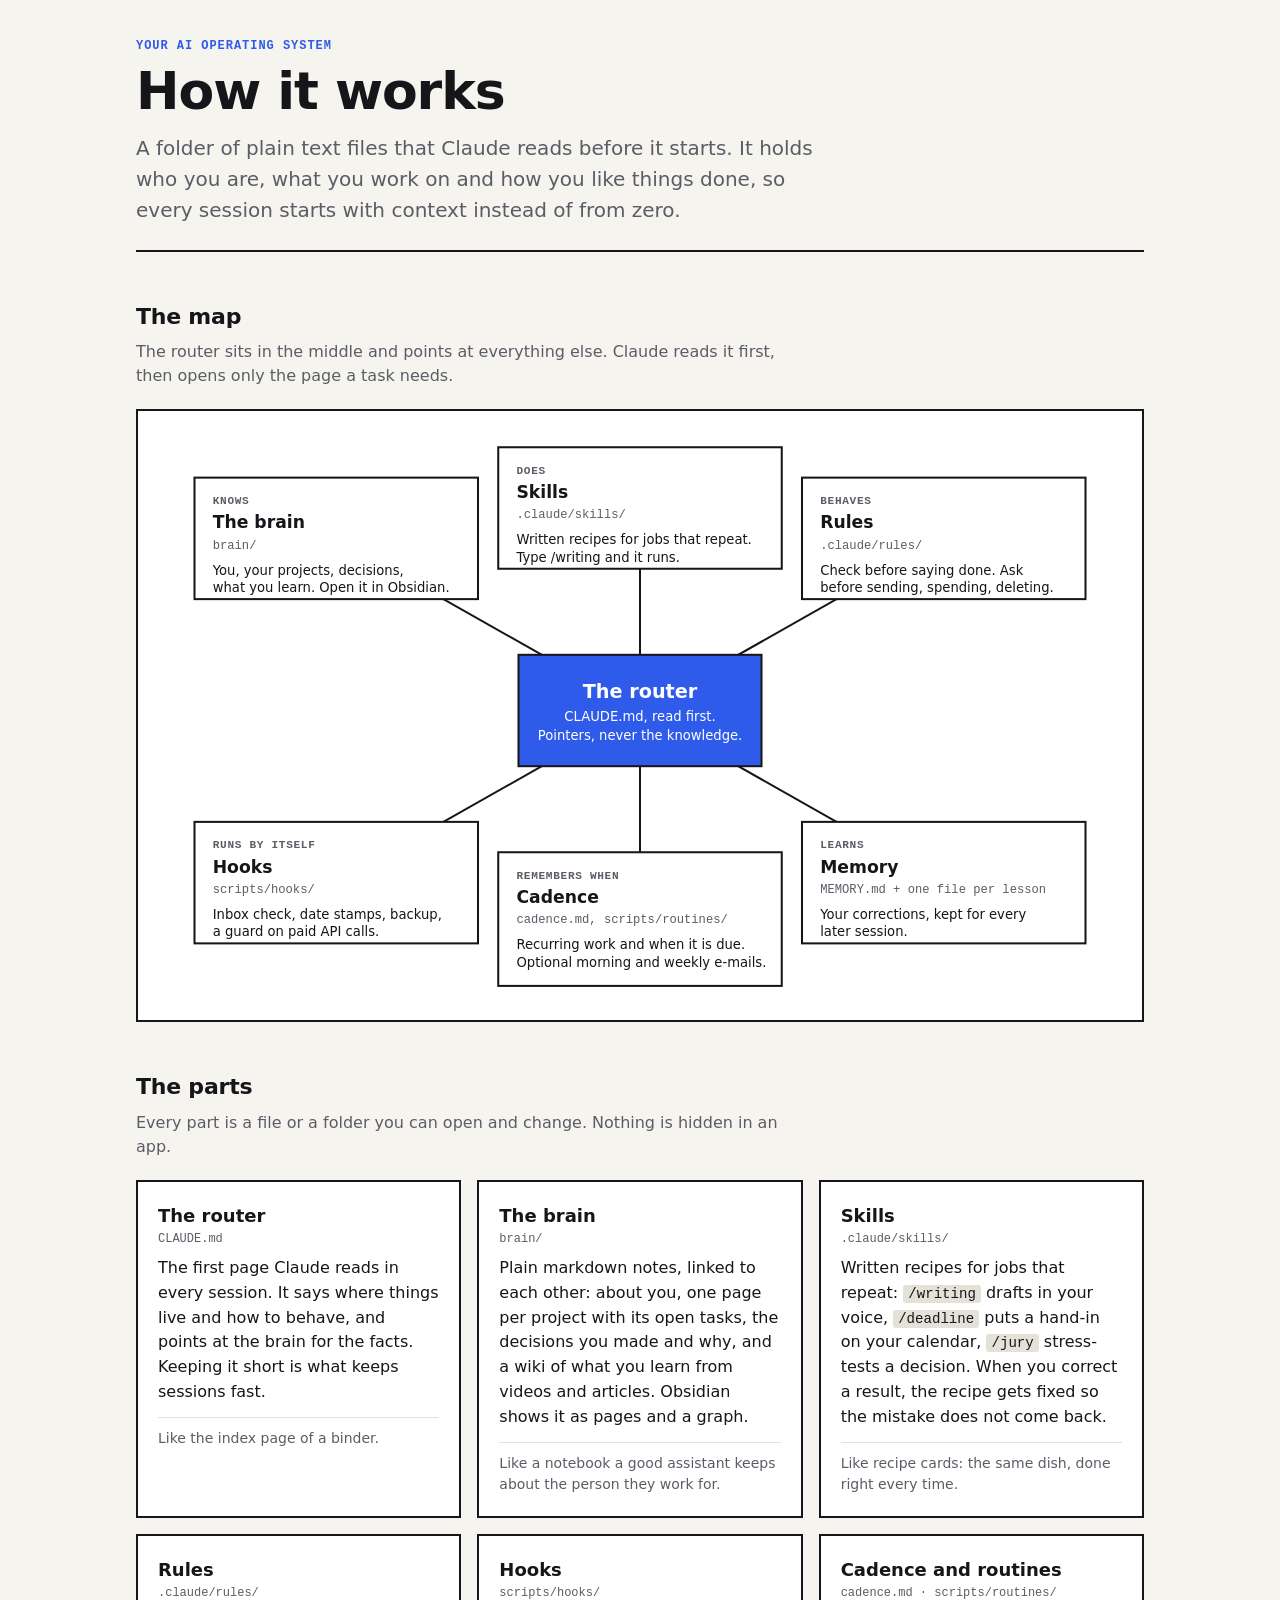
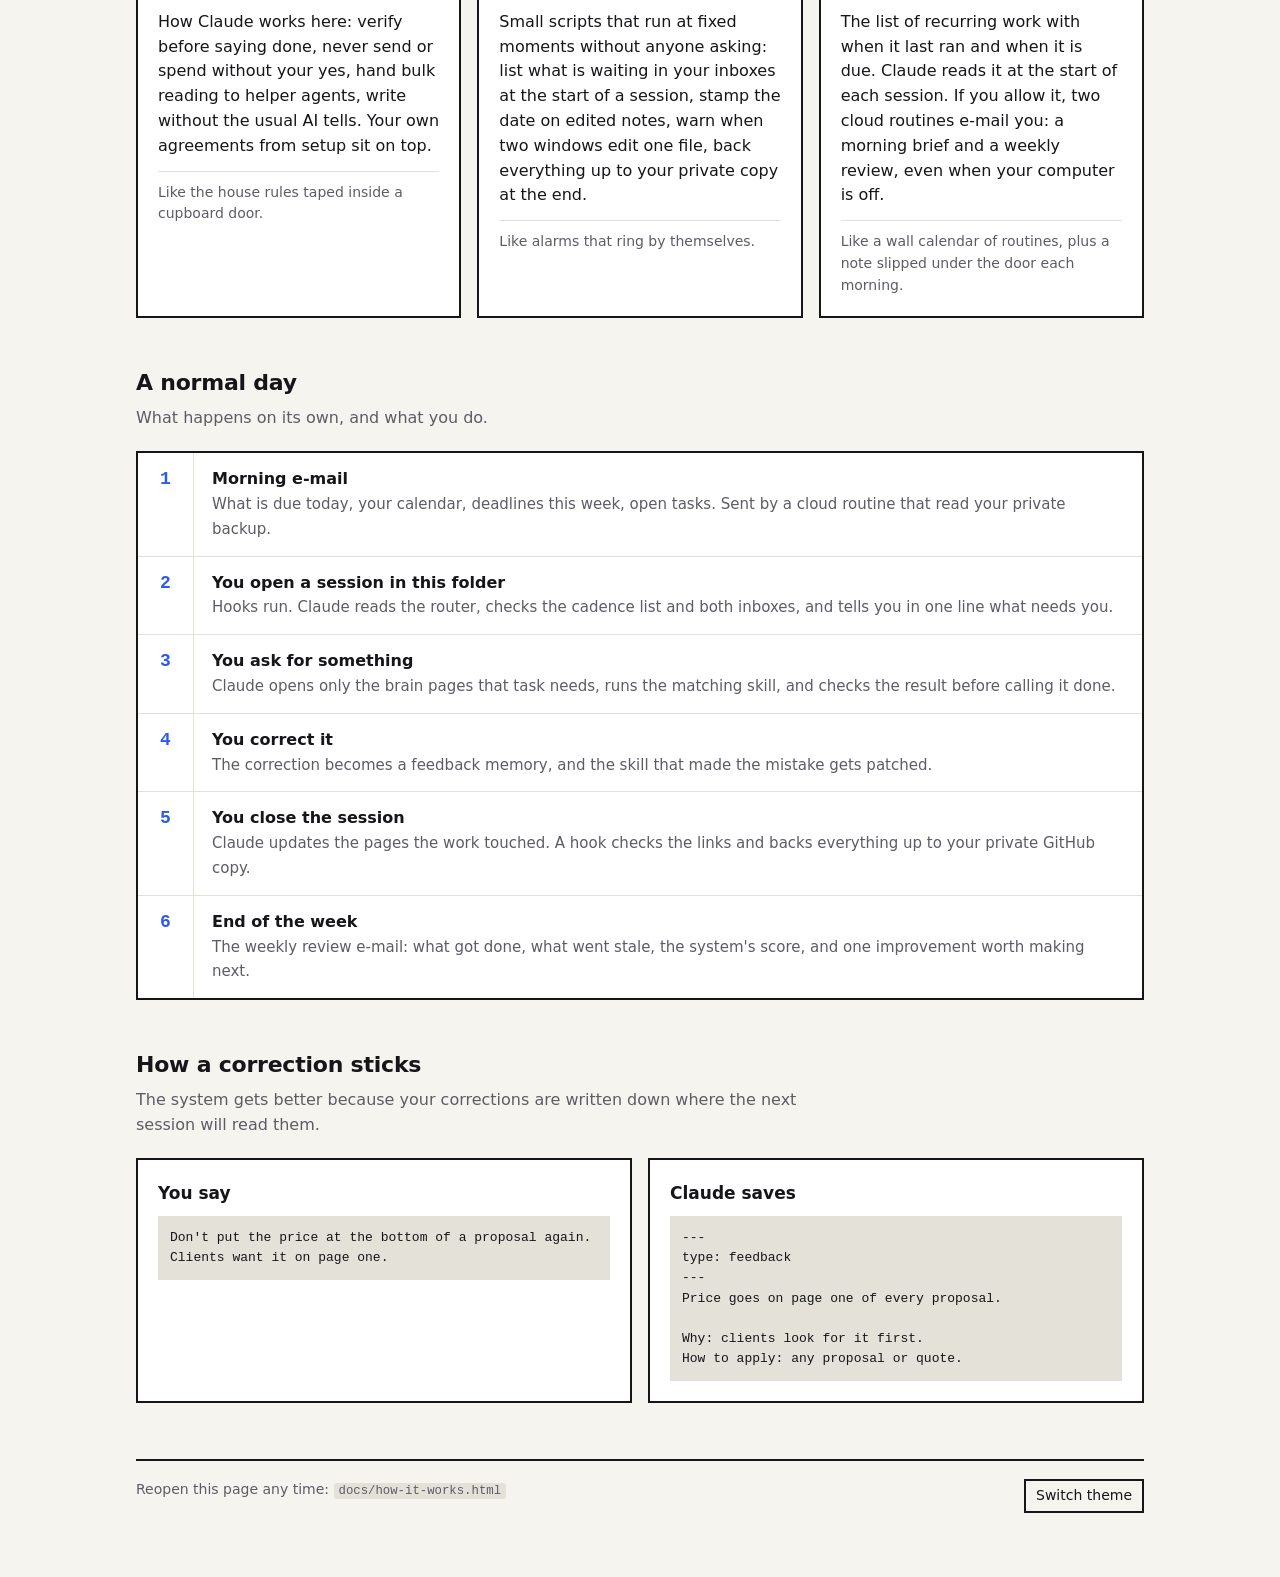
<file: docs/how-it-works.html>
<!doctype html>
<html lang="en">
<head>
<meta charset="utf-8">
<meta name="viewport" content="width=device-width, initial-scale=1">
<title>How your AIOS works</title>
<style>
  :root {
    --paper: #f6f4ee;
    --card: #ffffff;
    --ink: #16161a;
    --muted: #5c5c66;
    --line: #16161a;
    --soft: #e4e1d8;
    --accent: #2f5bea;
    --accent-ink: #ffffff;
    --tag: #eef1fd;
  }
  @media (prefers-color-scheme: dark) {
    :root:not([data-theme="light"]) {
      --paper: #121214;
      --card: #1b1b1f;
      --ink: #f1efe9;
      --muted: #a5a5ae;
      --line: #f1efe9;
      --soft: #2c2c32;
      --accent: #7b9bff;
      --accent-ink: #0d0d10;
      --tag: #1f2540;
    }
  }
  :root[data-theme="dark"] {
    --paper: #121214; --card: #1b1b1f; --ink: #f1efe9; --muted: #a5a5ae;
    --line: #f1efe9; --soft: #2c2c32; --accent: #7b9bff; --accent-ink: #0d0d10; --tag: #1f2540;
  }
  * { box-sizing: border-box; }
  html { -webkit-text-size-adjust: 100%; }
  body {
    margin: 0;
    background: var(--paper);
    color: var(--ink);
    font: 16px/1.55 ui-sans-serif, system-ui, -apple-system, "Segoe UI", Roboto, sans-serif;
  }
  .wrap { max-width: 1040px; margin: 0 auto; padding: 40px 16px 64px; }
  header { border-bottom: 2px solid var(--line); padding-bottom: 24px; margin-bottom: 32px; }
  .kicker { font: 600 12px/1 ui-monospace, SFMono-Regular, Menlo, Consolas, monospace; letter-spacing: .08em; text-transform: uppercase; color: var(--accent); }
  h1 { font-size: clamp(30px, 5.5vw, 52px); line-height: 1.05; margin: 12px 0 14px; letter-spacing: -0.02em; }
  .lede { font-size: clamp(17px, 2.2vw, 20px); color: var(--muted); max-width: 680px; margin: 0; }
  h2 { font-size: 22px; margin: 48px 0 6px; letter-spacing: -0.01em; }
  .sub { color: var(--muted); margin: 0 0 20px; max-width: 680px; }
  code { font: 0.88em ui-monospace, SFMono-Regular, Menlo, Consolas, monospace; background: var(--soft); padding: 1px 5px; border-radius: 3px; }

  /* Diagram */
  .diagram { background: var(--card); border: 2px solid var(--line); padding: 16px; }
  .diagram svg { display: block; width: 100%; height: auto; }
  .d-box { fill: var(--card); stroke: var(--line); stroke-width: 2; }
  .d-hub { fill: var(--accent); stroke: var(--line); stroke-width: 2; }
  .d-edge { stroke: var(--line); stroke-width: 2; fill: none; }
  .d-dash { stroke: var(--muted); stroke-width: 1.5; stroke-dasharray: 5 5; fill: none; }
  .d-title { font: 700 17px ui-sans-serif, system-ui, sans-serif; fill: var(--ink); }
  .d-hub-title { font: 700 19px ui-sans-serif, system-ui, sans-serif; fill: var(--accent-ink); }
  .d-hub-text { font: 13px ui-sans-serif, system-ui, sans-serif; fill: var(--accent-ink); }
  .d-path { font: 12px ui-monospace, SFMono-Regular, Menlo, Consolas, monospace; fill: var(--muted); }
  .d-text { font: 13px ui-sans-serif, system-ui, sans-serif; fill: var(--ink); }
  .d-label { font: 600 11px ui-monospace, SFMono-Regular, Menlo, Consolas, monospace; fill: var(--muted); letter-spacing: .06em; }
  .diagram svg.diagram-mobile { display: none; }

  /* Parts */
  .grid { display: grid; grid-template-columns: repeat(auto-fit, minmax(280px, 1fr)); gap: 16px; }
  .part { background: var(--card); border: 2px solid var(--line); padding: 20px; }
  .part h3 { margin: 0 0 2px; font-size: 18px; }
  .part .path { font: 12px ui-monospace, SFMono-Regular, Menlo, Consolas, monospace; color: var(--muted); }
  .part p { margin: 10px 0 0; }
  .part .like { margin-top: 12px; padding-top: 10px; border-top: 1px solid var(--soft); color: var(--muted); font-size: 14px; }

  /* Day flow */
  ol.flow { list-style: none; counter-reset: step; padding: 0; margin: 0; display: grid; gap: 0; border: 2px solid var(--line); background: var(--card); }
  ol.flow li { counter-increment: step; display: grid; grid-template-columns: 56px 1fr; gap: 0; border-top: 1px solid var(--soft); }
  ol.flow li:first-child { border-top: 0; }
  ol.flow li::before { content: counter(step); font: 700 18px ui-monospace, SFMono-Regular, Menlo, Consolas, monospace; display: flex; align-items: flex-start; justify-content: center; padding-top: 16px; border-right: 1px solid var(--soft); color: var(--accent); }
  ol.flow .step { padding: 14px 18px; }
  ol.flow b { display: block; }
  ol.flow span { color: var(--muted); font-size: 15px; }

  /* Memory */
  .memory { display: grid; grid-template-columns: 1fr 1fr; gap: 16px; }
  .note { background: var(--card); border: 2px solid var(--line); padding: 20px; }
  .note pre { margin: 10px 0 0; white-space: pre-wrap; font: 13px/1.55 ui-monospace, SFMono-Regular, Menlo, Consolas, monospace; background: var(--soft); padding: 12px; }
  .note h3 { margin: 0; font-size: 17px; }

  footer { margin-top: 56px; padding-top: 18px; border-top: 2px solid var(--line); color: var(--muted); font-size: 14px; display: flex; justify-content: space-between; gap: 12px; flex-wrap: wrap; }
  .theme { font: inherit; background: none; border: 2px solid var(--line); color: var(--ink); padding: 4px 10px; cursor: pointer; }

  @media (max-width: 720px) {
    .wrap { padding-top: 28px; }
    .diagram svg.diagram-desktop { display: none; }
    .diagram svg.diagram-mobile { display: block; }
    .memory { grid-template-columns: 1fr; }
    ol.flow li { grid-template-columns: 44px 1fr; }
  }
</style>
</head>
<body>
<div class="wrap">
  <header>
    <div class="kicker">Your AI operating system</div>
    <h1>How it works</h1>
    <p class="lede">A folder of plain text files that Claude reads before it starts. It holds who you are, what you work on and how you like things done, so every session starts with context instead of from zero.</p>
  </header>

  <h2>The map</h2>
  <p class="sub">The router sits in the middle and points at everything else. Claude reads it first, then opens only the page a task needs.</p>

  <div class="diagram">
    <svg class="diagram-desktop" viewBox="0 0 960 570" role="img" aria-labelledby="mapTitle mapDesc">
      <title id="mapTitle">Map of the system</title>
      <desc id="mapDesc">The router CLAUDE.md in the centre, linked to the brain, skills, rules, hooks, cadence and memory. Cloud routines read the private backup and send e-mails.</desc>
      <!-- edges -->
      <path class="d-edge" d="M480 280 L180 110"/>
      <path class="d-edge" d="M480 280 L480 95"/>
      <path class="d-edge" d="M480 280 L780 110"/>
      <path class="d-edge" d="M480 280 L180 450"/>
      <path class="d-edge" d="M480 280 L480 465"/>
      <path class="d-edge" d="M480 280 L780 450"/>
      <!-- hub -->
      <rect class="d-hub" x="360" y="225" width="240" height="110"/>
      <text class="d-hub-title" x="480" y="268" text-anchor="middle">The router</text>
      <text class="d-hub-text" x="480" y="290" text-anchor="middle">CLAUDE.md, read first.</text>
      <text class="d-hub-text" x="480" y="309" text-anchor="middle">Pointers, never the knowledge.</text>
      <!-- brain -->
      <rect class="d-box" x="40" y="50" width="280" height="120"/>
      <text class="d-label" x="58" y="76">KNOWS</text>
      <text class="d-title" x="58" y="100">The brain</text>
      <text class="d-path" x="58" y="120">brain/</text>
      <text class="d-text" x="58" y="146">You, your projects, decisions,</text>
      <text class="d-text" x="58" y="163">what you learn. Open it in Obsidian.</text>
      <!-- skills -->
      <rect class="d-box" x="340" y="20" width="280" height="120"/>
      <text class="d-label" x="358" y="46">DOES</text>
      <text class="d-title" x="358" y="70">Skills</text>
      <text class="d-path" x="358" y="90">.claude/skills/</text>
      <text class="d-text" x="358" y="116">Written recipes for jobs that repeat.</text>
      <text class="d-text" x="358" y="133">Type /writing and it runs.</text>
      <!-- rules -->
      <rect class="d-box" x="640" y="50" width="280" height="120"/>
      <text class="d-label" x="658" y="76">BEHAVES</text>
      <text class="d-title" x="658" y="100">Rules</text>
      <text class="d-path" x="658" y="120">.claude/rules/</text>
      <text class="d-text" x="658" y="146">Check before saying done. Ask</text>
      <text class="d-text" x="658" y="163">before sending, spending, deleting.</text>
      <!-- hooks -->
      <rect class="d-box" x="40" y="390" width="280" height="120"/>
      <text class="d-label" x="58" y="416">RUNS BY ITSELF</text>
      <text class="d-title" x="58" y="440">Hooks</text>
      <text class="d-path" x="58" y="460">scripts/hooks/</text>
      <text class="d-text" x="58" y="486">Inbox check, date stamps, backup,</text>
      <text class="d-text" x="58" y="503">a guard on paid API calls.</text>
      <!-- cadence -->
      <rect class="d-box" x="340" y="420" width="280" height="132"/>
      <text class="d-label" x="358" y="446">REMEMBERS WHEN</text>
      <text class="d-title" x="358" y="470">Cadence</text>
      <text class="d-path" x="358" y="490">cadence.md, scripts/routines/</text>
      <text class="d-text" x="358" y="516">Recurring work and when it is due.</text>
      <text class="d-text" x="358" y="533">Optional morning and weekly e-mails.</text>
      <!-- memory -->
      <rect class="d-box" x="640" y="390" width="280" height="120"/>
      <text class="d-label" x="658" y="416">LEARNS</text>
      <text class="d-title" x="658" y="440">Memory</text>
      <text class="d-path" x="658" y="460">MEMORY.md + one file per lesson</text>
      <text class="d-text" x="658" y="486">Your corrections, kept for every</text>
      <text class="d-text" x="658" y="503">later session.</text>
    </svg>

    <svg class="diagram-mobile" viewBox="0 0 360 760" role="img" aria-label="Map of the system: the router at the top, linked to the brain, skills, rules, hooks, cadence and memory">
      <path class="d-edge" d="M180 110 L180 730"/>
      <rect class="d-hub" x="20" y="16" width="320" height="94"/>
      <text class="d-hub-title" x="180" y="54" text-anchor="middle">The router</text>
      <text class="d-hub-text" x="180" y="76" text-anchor="middle">CLAUDE.md, read first.</text>
      <text class="d-hub-text" x="180" y="94" text-anchor="middle">Pointers, never the knowledge.</text>
      <g>
        <rect class="d-box" x="20" y="134" width="320" height="86"/>
        <text class="d-label" x="36" y="156">KNOWS</text>
        <text class="d-title" x="36" y="180">The brain</text>
        <text class="d-path" x="140" y="180">brain/</text>
        <text class="d-text" x="36" y="204">You, your projects, what you learn.</text>
      </g>
      <g>
        <rect class="d-box" x="20" y="234" width="320" height="86"/>
        <text class="d-label" x="36" y="256">DOES</text>
        <text class="d-title" x="36" y="280">Skills</text>
        <text class="d-path" x="110" y="280">.claude/skills/</text>
        <text class="d-text" x="36" y="304">Recipes for jobs that repeat.</text>
      </g>
      <g>
        <rect class="d-box" x="20" y="334" width="320" height="86"/>
        <text class="d-label" x="36" y="356">BEHAVES</text>
        <text class="d-title" x="36" y="380">Rules</text>
        <text class="d-path" x="104" y="380">.claude/rules/</text>
        <text class="d-text" x="36" y="404">Check first. Ask before sending.</text>
      </g>
      <g>
        <rect class="d-box" x="20" y="434" width="320" height="86"/>
        <text class="d-label" x="36" y="456">RUNS BY ITSELF</text>
        <text class="d-title" x="36" y="480">Hooks</text>
        <text class="d-path" x="104" y="480">scripts/hooks/</text>
        <text class="d-text" x="36" y="504">Inbox check, backup, cost guard.</text>
      </g>
      <g>
        <rect class="d-box" x="20" y="534" width="320" height="86"/>
        <text class="d-label" x="36" y="556">REMEMBERS WHEN</text>
        <text class="d-title" x="36" y="580">Cadence</text>
        <text class="d-path" x="124" y="580">cadence.md</text>
        <text class="d-text" x="36" y="604">Recurring work, optional e-mails.</text>
      </g>
      <g>
        <rect class="d-box" x="20" y="634" width="320" height="96"/>
        <text class="d-label" x="36" y="656">LEARNS</text>
        <text class="d-title" x="36" y="680">Memory</text>
        <text class="d-path" x="120" y="680">MEMORY.md</text>
        <text class="d-text" x="36" y="704">Your corrections, kept for</text>
        <text class="d-text" x="36" y="720">every later session.</text>
      </g>
    </svg>
  </div>

  <h2>The parts</h2>
  <p class="sub">Every part is a file or a folder you can open and change. Nothing is hidden in an app.</p>
  <div class="grid">
    <div class="part">
      <h3>The router</h3>
      <div class="path">CLAUDE.md</div>
      <p>The first page Claude reads in every session. It says where things live and how to behave, and points at the brain for the facts. Keeping it short is what keeps sessions fast.</p>
      <div class="like">Like the index page of a binder.</div>
    </div>
    <div class="part">
      <h3>The brain</h3>
      <div class="path">brain/</div>
      <p>Plain markdown notes, linked to each other: about you, one page per project with its open tasks, the decisions you made and why, and a wiki of what you learn from videos and articles. Obsidian shows it as pages and a graph.</p>
      <div class="like">Like a notebook a good assistant keeps about the person they work for.</div>
    </div>
    <div class="part">
      <h3>Skills</h3>
      <div class="path">.claude/skills/</div>
      <p>Written recipes for jobs that repeat: <code>/writing</code> drafts in your voice, <code>/deadline</code> puts a hand-in on your calendar, <code>/jury</code> stress-tests a decision. When you correct a result, the recipe gets fixed so the mistake does not come back.</p>
      <div class="like">Like recipe cards: the same dish, done right every time.</div>
    </div>
    <div class="part">
      <h3>Rules</h3>
      <div class="path">.claude/rules/</div>
      <p>How Claude works here: verify before saying done, never send or spend without your yes, hand bulk reading to helper agents, write without the usual AI tells. Your own agreements from setup sit on top.</p>
      <div class="like">Like the house rules taped inside a cupboard door.</div>
    </div>
    <div class="part">
      <h3>Hooks</h3>
      <div class="path">scripts/hooks/</div>
      <p>Small scripts that run at fixed moments without anyone asking: list what is waiting in your inboxes at the start of a session, stamp the date on edited notes, warn when two windows edit one file, back everything up to your private copy at the end.</p>
      <div class="like">Like alarms that ring by themselves.</div>
    </div>
    <div class="part">
      <h3>Cadence and routines</h3>
      <div class="path">cadence.md · scripts/routines/</div>
      <p>The list of recurring work with when it last ran and when it is due. Claude reads it at the start of each session. If you allow it, two cloud routines e-mail you: a morning brief and a weekly review, even when your computer is off.</p>
      <div class="like">Like a wall calendar of routines, plus a note slipped under the door each morning.</div>
    </div>
  </div>

  <h2>A normal day</h2>
  <p class="sub">What happens on its own, and what you do.</p>
  <ol class="flow">
    <li><div class="step"><b>Morning e-mail</b><span>What is due today, your calendar, deadlines this week, open tasks. Sent by a cloud routine that read your private backup.</span></div></li>
    <li><div class="step"><b>You open a session in this folder</b><span>Hooks run. Claude reads the router, checks the cadence list and both inboxes, and tells you in one line what needs you.</span></div></li>
    <li><div class="step"><b>You ask for something</b><span>Claude opens only the brain pages that task needs, runs the matching skill, and checks the result before calling it done.</span></div></li>
    <li><div class="step"><b>You correct it</b><span>The correction becomes a feedback memory, and the skill that made the mistake gets patched.</span></div></li>
    <li><div class="step"><b>You close the session</b><span>Claude updates the pages the work touched. A hook checks the links and backs everything up to your private GitHub copy.</span></div></li>
    <li><div class="step"><b>End of the week</b><span>The weekly review e-mail: what got done, what went stale, the system's score, and one improvement worth making next.</span></div></li>
  </ol>

  <h2>How a correction sticks</h2>
  <p class="sub">The system gets better because your corrections are written down where the next session will read them.</p>
  <div class="memory">
    <div class="note">
      <h3>You say</h3>
      <pre>Don't put the price at the bottom of a proposal again. Clients want it on page one.</pre>
    </div>
    <div class="note">
      <h3>Claude saves</h3>
      <pre>---
type: feedback
---
Price goes on page one of every proposal.

Why: clients look for it first.
How to apply: any proposal or quote.</pre>
    </div>
  </div>

  <footer>
    <span>Reopen this page any time: <code>docs/how-it-works.html</code></span>
    <button class="theme" type="button" id="theme">Switch theme</button>
  </footer>
</div>
<script>
  (function () {
    var root = document.documentElement;
    var key = 'aios-theme';
    try { var saved = localStorage.getItem(key); if (saved) root.setAttribute('data-theme', saved); } catch (e) {}
    document.getElementById('theme').addEventListener('click', function () {
      var dark = root.getAttribute('data-theme') === 'dark' ||
        (!root.getAttribute('data-theme') && window.matchMedia('(prefers-color-scheme: dark)').matches);
      var next = dark ? 'light' : 'dark';
      root.setAttribute('data-theme', next);
      try { localStorage.setItem(key, next); } catch (e) {}
    });
  })();
</script>
</body>
</html>
</file>
